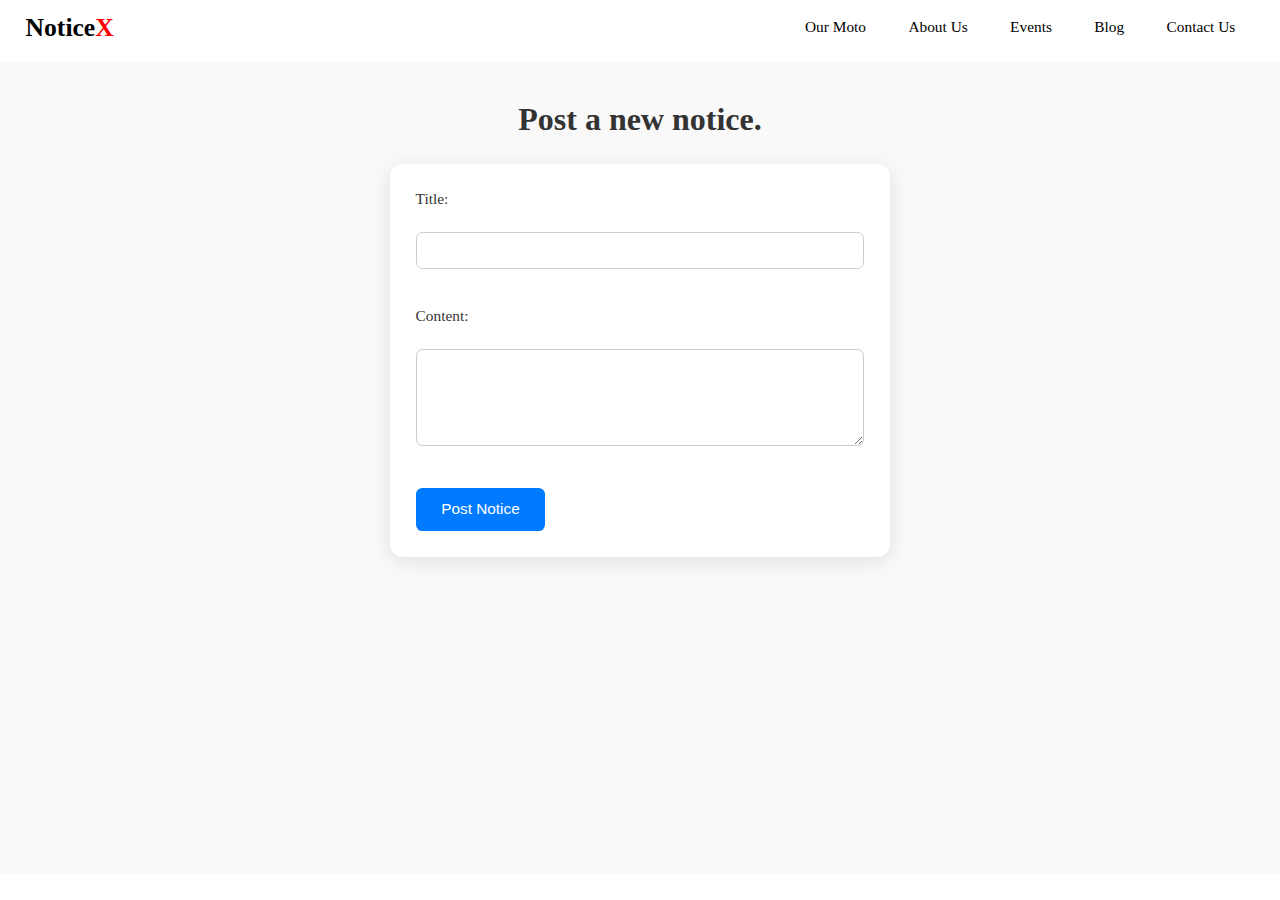
<file: postnotice.html>
<!DOCTYPE html>
<html lang="en">

<head>
    <meta charset="UTF-8">
    <meta name="viewport" content="width=device-width, initial-scale=1.0">
    <title>Document</title>
    <style>
        * {
            padding: 0;
            margin: 0;
            box-sizing: border-box;
        }

        body {
            font-family: 'Times New Roman', Times, serif;
            background: white;
            color: black;
            height: 100vh;
            width: 100vw;
            overflow-x: hidden;
        }

        /* --- Header Section --- */
        .header {
            width: 100vw;
            height: 7vh;
            background-color: rgb(255, 255, 255);
            padding: 1% 0%;
            position: sticky;
            top: 0;
            /* Ensures header sticks to the top */
            z-index: 999;
            /* To keep it above other content */
        }

        .navbar {
            display: flex;
            flex-direction: row;
            background-color: rgb(255, 255, 255);
            justify-content: space-between;
            align-items: center;
            padding: 0vw 2vw;
        }

        .logo {
            font-size: 2vw;
            font-weight: 700;
        }

        .logo span {
            color: red;
        }

        .nav-links a {
            text-decoration: none;
            margin: 0 1vw;
            font-size: 1.2vw;
            font-weight: 200;
            padding: 0.5vw 0.5vw;
            color: inherit;
            /* Inherit color from parent for better control */
            transition: color 0.3s, box-shadow 0.3s;
            /* Add transition for smoother hover */
        }

        .nav-links a:hover {
            color: red;
            box-shadow: 1px 1px 10px rgba(0, 0, 0, 0.2);
            /* Added rgba for softer shadow */
        }

        .btn {
            background-color: blue;
            border: none;
            color: white;
            padding: 0.7vw 2vw;
            border-radius: 0.5vw;
            cursor: pointer;
            /* Add cursor for better UX */
            transition: background-color 0.3s;
            /* Smooth transition */
        }

        .btn:hover {
            background-color: #0056b3;
            /* Darker blue on hover */
        }
        .main {
  display: flex;
  flex-direction: column;
  align-items: center;
  padding: 3vw 1vw;
  background-color: #f9f9f9;
  height: 90vh;
}

.main h1 {
  font-size: 2.5vw;
  margin-bottom: 2vw;
  color: #333;
}

.form-body {
  background-color: #ffffff;
  padding: 2vw;
  border-radius: 1vw;
  box-shadow: 0px 4px 20px rgba(0, 0, 0, 0.1);
  width: 90%;
  max-width: 500px;
}

form label {
  display: block;
  font-size: 1.2vw;
  margin-bottom: 0.5vw;
  color: #333;
}

form input[type="text"],
form textarea {
  width: 100%;
  padding: 0.8vw;
  font-size: 1vw;
  border: 1px solid #ccc;
  border-radius: 0.5vw;
  margin-bottom: 1.5vw;
  box-sizing: border-box;
}

form textarea {
  resize: vertical;
}

form button {
  background-color: #007bff;
  color: white;
  border: none;
  padding: 1vw 2vw;
  font-size: 1.2vw;
  border-radius: 0.5vw;
  cursor: pointer;
  transition: background-color 0.3s;
}

form button:hover {
  background-color: #0056b3;
}
@media screen and (max-width: 768px) {
  .navbar {
    flex-direction: column;
    align-items: flex-start;
    padding: 2vw;
  }

  .nav-links {display: none;
    margin-top: 1vw;
    width: 100%;
  }

  .nav-links a {
    display: block;
    font-size: 4vw;
    margin: 2vw 0;
  }

  .logo {
    font-size: 6vw;
  }

  .btn {
    font-size: 4vw;
    padding: 2vw 4vw;
  }

  .main {
    padding: 5vw 3vw;
  }

  .main h1 {
    font-size: 6vw;
    text-align: center;
  }

  .form-body {
    padding: 5vw;
    border-radius: 4vw;
    box-shadow: none;
    width: 100%;
  }

  form label {
    font-size: 4vw;
  }

  form input[type="text"],
  form textarea {
    font-size: 3.5vw;
    padding: 2vw;
    margin-bottom: 4vw;
    border-radius: 2vw;
  }

  form button {
    font-size: 4vw;
    padding: 3vw 5vw;
    border-radius: 2vw;
  }
}

    </style>
</head>

<body>
    <header class="header">
        <div class="navbar">
            <div class="logo">Notice<span>X</span></div>
            <nav class="nav-links">
                <a href="#">Our Moto</a>
                <a href="#">About Us</a>
                <a href="#">Events</a>
                <a href="#">Blog</a>
                <a href="#">Contact Us</a>
            </nav>
        </div>
    </header>


    <section class="main">
        <h1>Post a new notice.</h1>
        <div class="form-body">
            <form id="noticeForm" action="index.html" method="get">
  <label for="title">Title:</label><br>
  <input type="text" id="title" name="title" required><br><br>

  <label for="content">Content:</label><br>
  <textarea id="content" name="content" rows="5" cols="30" required></textarea><br><br>

  <button type="submit">Post Notice</button>
</form>

        </div>
    </section>

    <script>
        document.getElementById('noticeForm').addEventListener('submit', function (e) {
            e.preventDefault();

            const title = document.getElementById('title').value;
            const content = document.getElementById('content').value;

            // Get existing notices
            let notices = JSON.parse(localStorage.getItem('notices')) || [];

            // Add new notice
            notices.push({ title, content });

            // Save back to localStorage
            localStorage.setItem('notices', JSON.stringify(notices));

            // Redirect to notice.html
            window.location.href = 'index.html';
        });
    </script>
</body>

</html>
</file>
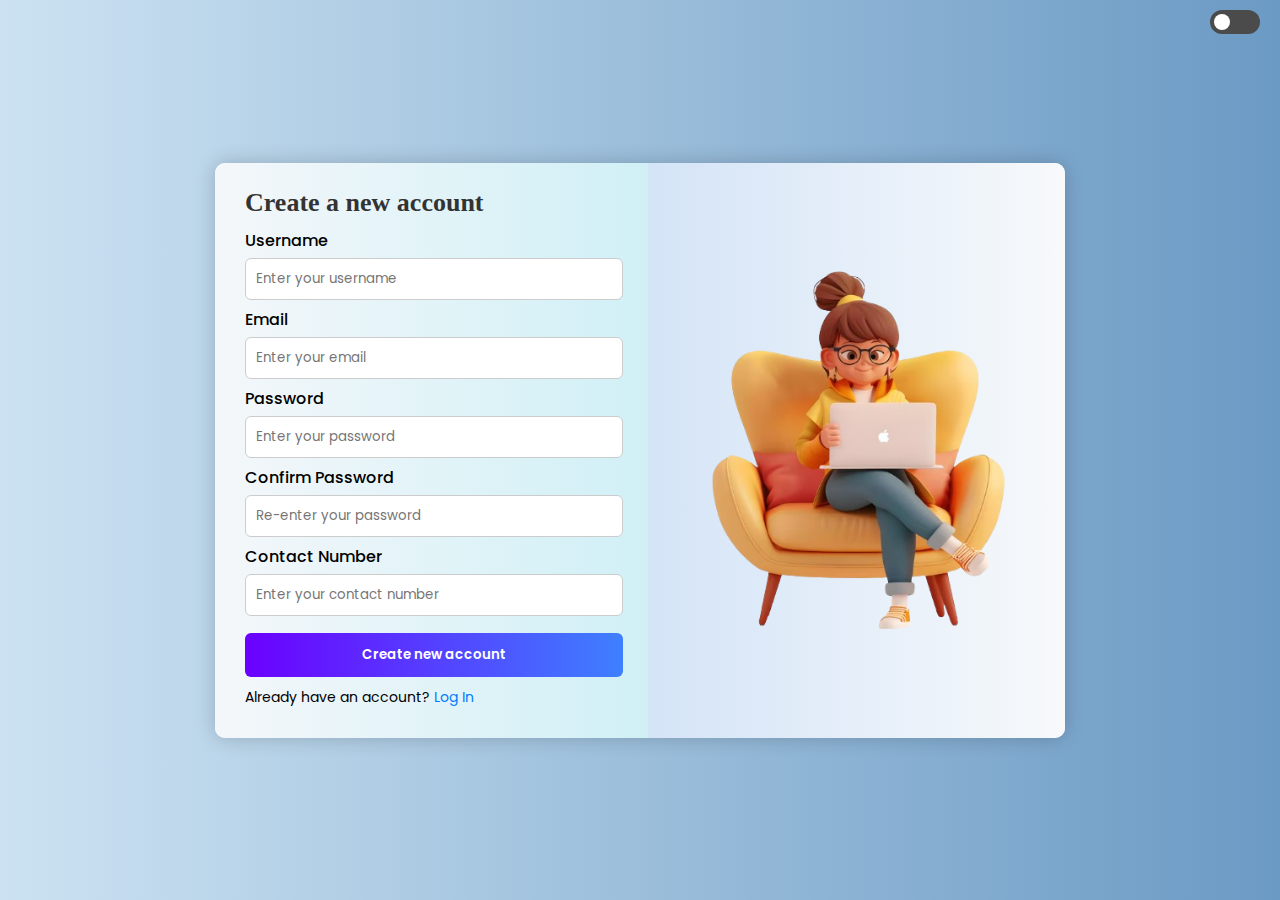
<file: signin.html>
<!DOCTYPE html>
<html lang="en">
<head>
  <meta charset="UTF-8">
  <meta name="viewport" content="width=device-width, initial-scale=1">
  <title>Create New Account</title>
  <link href="https://fonts.googleapis.com/css2?family=Poppins:wght@400;600&display=swap" rel="stylesheet">
  <style>
    * {
      box-sizing: border-box;
      font-family: 'Poppins', sans-serif;
      margin: 0;
      padding: 0;
    }

    body {
      background: linear-gradient(to right, #cce2f2, #6b9ac4);
      display: flex;
      justify-content: center;
      align-items: center;
      height: 100vh;
    }

    .container {
      background: #f0f8ff;
      display: flex;
      width: 850px;
      height: 575px;
      border-radius: 10px;
      overflow: hidden;
      box-shadow: 0 0 20px rgba(0, 0, 0, 0.2);
      position: relative;
    }


    .signup-container {
      flex: 1;
      padding-left: 30px;
      padding-right: 25px;
      padding-top: 25px;
      background: linear-gradient(to right, #f4f7fa, #d0f0f6);
      transition: background-color 0.5s ease;
    }
.signup-container.dark {
           background: linear-gradient(to right, #2b2b2b, #444);
        }
    .signup-container h2 {
      font-size: 26px;
      margin-bottom: 10px;
      font-weight: 600;
      color: #333;
      font-family: 'Times New Roman', Times, serif;
    }
 .signup-container.dark h2 {
            color: #fff;
        }

    .form-group {
      margin-bottom: 7px;
    }

    .form-group label {
      display: block;
      margin-bottom: 5px;
      font-weight: 500;
    }
.signup-container.dark .form-group label {
            color: #fff;
        }
    .form-group input {
      width: 100%;
      padding: 10px;
      border: 1px solid #ccc;
      border-radius: 6px;
    }
.form-group input:hover {
            border-color: #00bbff;
            background-color: #e9e6e6;
        }
    .signup-btn {
      width: 100%;
      padding: 12px;
      margin-top: 10px;
      border: none;
      background: linear-gradient(to right, #6b00ff, #3e80ff);
      color: white;
      font-weight: 600;
      border-radius: 6px;
      cursor: pointer;
      transition: 0.3s ease;
    }

    .signup-btn:hover {
      background: linear-gradient(to right, #5600c9, #2b66cc);
    }

    .signup-container p {
      margin-top: 10px;
      font-size: 14px;
    }

    .signup-container a {
      color: #007bff;
      text-decoration: none;
    }
/* Dark Mode Styles */
        body.dark .signup-btn {
            background: linear-gradient(135deg, #333, #444);
            color: #f1f1f1;
        }

        body.dark .signup-btn:hover {
            background: linear-gradient(to right, #666, #888);
            transform: scale(1.05);
        }

        /* Dark mode styles */
        body.dark {
            background: linear-gradient(135deg, #111, #333);
            color: #ddd;
        }

        .container.dark {
            background: #222;
            box-shadow: 0 8px 15px rgba(0, 0, 0, 0.7);
        }

        .signup-container.dark .form-group input {
            background-color: #444;
            border-color: #666;
            color: #fff;
        }

        .signup-container.dark .form-group input:hover {
            background-color: #555;
            border-color: #888;
        }
    .image-section {
      flex: 1;
       background: linear-gradient(to right, #d4e4f7, #f7f9fb);
      display: flex;
      justify-content: center;
      align-items: center;
      padding: 20px;
    }

    .image-section img {
      width: 100%;
      max-width: 500px;
      animation: fadeIn 1.5s ease-in-out;
    }

    /* Toggle Switch Placeholder (style only) */
    .toggle-switch-container {
      position: absolute;
      top: 15px;
      right: 20px;
    }
 @keyframes fadeIn {
            from {
                opacity: 0.0;
                transform: translateX(500px); 
            }
            to {
                opacity: 1;
                transform: translateX(0px);
            }
        }
        .image-section.dark {
            background: linear-gradient(to bottom right, #222, #444);
        }
      /* Toggle Switch Styles */
        .toggle-switch-container {
            display: flex;
            align-items: center;
            margin-bottom: 20px;
            position: absolute;
            top: 10px;
            right: 5px;
            z-index: 100;
        }

        .toggle-switch-container span {
            font-weight: bold;
            font-size: 0.8em;
            color: #333;
            transition: color 0.3s ease;
            background-color: #4a4b4a;
        }

        body.dark-mode .toggle-switch-container span {
            color: #f5f5f5;
        }

        .toggle-switch {
            position: relative;
            display: inline-block;
            width: 50px;
            height: 24px;
            margin: 0 15px;
        }

        .toggle-switch input {
            opacity: 0;
            width: 0;
            height: 0;
        }

        .slider {
            position: absolute;
            cursor: pointer;
            top: 0;
            left: 0;
            right: 0;
            bottom: 0;
            background-color: #ccc;
            transition: .4s;
            border-radius: 34px;
        }

        .slider:before {
            position: absolute;
            content: "";
            height: 16px;
            width: 16px;
            left: 4px;
            bottom: 4px;
            background-color: white;
            transition: .9s;
            border-radius: 50%;
        }

        input:checked + .slider {
            background-color: #adc6df;
        }

        input:checked + .slider:before {
            transform: translateX(26px);
        }

        /* --- Loading Overlay Styles --- */
        .loading-overlay {
            position: fixed;
            top: 0;
            left: 0;
            width: 100%;
            height: 100%;
            background: linear-gradient(to left, #71b0cd, #efeef0);/* Semi-transparent white background */
            display: flex;
            justify-content: center;
            align-items: center;
            z-index: 9999; /* Ensures it's on top of other content */
            opacity: 0; /* Start invisible */
            visibility: hidden; /* Hide from screen readers and pointer events */
            transition: opacity 0.5s ease, visibility 0.5s ease; /* Smooth fade in/out */
        }
        .loading-overlay.visible {
            opacity: 1; /* Make visible */
            visibility: visible; /* Make interactive */
        }

        /* --- Sequential Grow and Fade Loader Styles --- */
        .grow-fade-loader {
            display: flex;
            justify-content: center;
            align-items: center;
            height: 50px; /* Space for dots to grow */
        }

        .grow-fade-loader .dot {
            width: 18px; /* Initial size of dots */
            height: 18px;
            background-color: #ff0000; /* Starting color */
            border-radius: 50%;
            margin: 0 8px; /* Spacing between dots */
            opacity: 0; /* Start invisible */
            box-shadow: 0 0 0 rgba(0, 0, 0, 0); /* Initial subtle shadow */
            animation: growAndFade 1.8s infinite ease-out forwards; /* Main animation for growth and fade */
        }

        /* Stagger the animation start for each dot to create the sequence */
        .grow-fade-loader .dot:nth-child(1) { animation-delay: 0s; }
        .grow-fade-loader .dot:nth-child(2) { animation-delay: 0.15s; }
        .grow-fade-loader .dot:nth-child(3) { animation-delay: 0.30s; }
        .grow-fade-loader .dot:nth-child(4) { animation-delay: 0.45s; }
        .grow-fade-loader .dot:nth-child(5) { animation-delay: 0.60s; }

        /* Keyframes for the grow and fade animation */
        @keyframes growAndFade {
            0% {
                transform: scale(0.1); /* Start very small */
                opacity: 0; /* Start completely transparent */
                background-color: #007bff; /* Start color */
                box-shadow: 0 0 0 rgba(0, 0, 0, 0);
            }
            30% {
                transform: scale(1); /* Grow to full size */
                opacity: 1; /* Become fully visible */
                background-color: #5bc0de; /* Change to a lighter color */
                box-shadow: 0 4px 10px rgba(0, 0, 0, 0.3); 
            }
            70% {
                transform: scale(1.2); 
                opacity: 0;
                background-color: #d9534f; 
                box-shadow: 0 4px 10px rgba(0, 0, 0, 0.1); 
            }
            100% {
                transform: scale(0.1); 
                opacity: 0; 
                background-color: #007bff; 
                box-shadow: 0 0 0 rgba(0, 0, 0, 0);
            }
        }body, 
.container,
.signup-container,
.signup-container h2,
.signup-container .form-group label,
.signup-container .form-group input,
.image-section {
  transition: background-color 1s ease, color 1s ease, border-color 1s ease;
}
.image-section {
  transition: background-color 1s ease;
}


  </style>
</head>
<body>
  <div class="toggle-switch-container">
    <label class="toggle-switch">
      <input type="checkbox" id="darkModeToggle">
      <span class="slider"></span>
    </label>
  </div>

  <div class="container">
    <div class="signup-container">
      <h2>Create a new account</h2>
      <form id="signupForm" onsubmit="return validateForm()" method="POST">

        <div class="form-group">
          <label for="username">Username</label>
          <input type="text" id="username" name="username" placeholder="Enter your username" required>
        </div>
        <div class="form-group">
          <label for="email">Email</label>
          <input type="email" id="email" name="email" placeholder="Enter your email" required>
        </div>
        <div class="form-group">
          <label for="password">Password</label>
          <input type="password" id="password" name="password" placeholder="Enter your password" required>
        </div>
        <div class="form-group">
          <label for="confirm-password">Confirm Password</label>
          <input type="password" id="confirm-password" name="confirm-password" placeholder="Re-enter your password" required>
        </div>
        <div class="form-group">
          <label for="contact-number">Contact Number</label>
          <input type="tel" id="contact-number" name="contact-number" placeholder="Enter your contact number" required>
        </div>
        <button type="submit" class="signup-btn">Create new account</button>
        <p>Already have an account? <a href="login.html" id="loginLink">Log In</a>
</p>
      </form>
    </div>

    <div class="image-section">
      <img src="0.png" alt="Illustration">
    </div>

    <div class="loading-overlay" id="loadingOverlay">
      <div class="grow-fade-loader">
        <div class="dot"></div>
        <div class="dot"></div>
        <div class="dot"></div>
        <div class="dot"></div>
        <div class="dot"></div>
      </div>
    </div>
  </div>    <script>
            function validateForm() {
                var username = document.getElementById('username').value;
                var email = document.getElementById('email').value;
                var password = document.getElementById('password').value;
                var confirmPassword = document.getElementById('confirm-password').value;
                var contact = document.getElementById('contact-number').value;

                if (username === '' || email === '' || password === '' || confirmPassword === '' || contact === '') {
                    alert("All fields are required!");
                    return false;
                }

                if (password !== confirmPassword) {
                    alert("Passwords do not match!");
                    return false;
                }

                var emailPattern = /^[^\s@]+@[^\s@]+\.[^\s@]+$/;
                if (!emailPattern.test(email)) {
                    alert("Please enter a valid email ID.");
                    return false;
                }

                var contactPattern = /^[0-9]{10}$/; 
                if (!contactPattern.test(contact)) {
                    alert("Please enter a valid 10-digit contact number.");
                    return false;
                }

                alert("Your new account is ready! You are being redirected to login page");
                window.open('login.html'); 
                return false; 
                
            }

                
            document.addEventListener('DOMContentLoaded', () => {
                const darkModeToggle = document.getElementById('darkModeToggle');
                const body = document.body;

                // Check for saved dark mode preference
                const savedDarkMode = localStorage.getItem('darkMode') === 'true';
                darkModeToggle.checked = savedDarkMode;
                applyDarkMode(savedDarkMode);

                darkModeToggle.addEventListener('change', () => {
                    const isDarkMode = darkModeToggle.checked;
                    applyDarkMode(isDarkMode);
                    localStorage.setItem('darkMode', isDarkMode); // Save preference
                });

                function applyDarkMode(isDarkMode) {
                    if (isDarkMode) {
                        body.classList.add('dark'); // Your CSS uses 'dark' for body
                        document.querySelector('.container').classList.add('dark');
                        document.querySelector('.signup-container').classList.add('dark');
                        document.querySelector('.image-section').classList.add('dark');
                    } else {
                        body.classList.remove('dark');
                        document.querySelector('.container').classList.remove('dark');
                        document.querySelector('.signup-container').classList.remove('dark');
                        document.querySelector('.image-section').classList.remove('dark');
                    }
                }
            });

            document.getElementById('loginLink').addEventListener('click', function(event) {
                event.preventDefault(); // Prevent the default link behavior (immediate navigation)

                const loadingOverlay = document.getElementById('loadingOverlay');

                // Add 'visible' class to trigger fade-in and display
                loadingOverlay.classList.add('visible');

                // Delay the navigation for 3 seconds
                setTimeout(function() {
                    window.location.href = 'login.html'; // Navigate to the login page
                }, 3000); // 3000 milliseconds = 3 seconds
            });
    </script>

</body>
</html>
</file>
